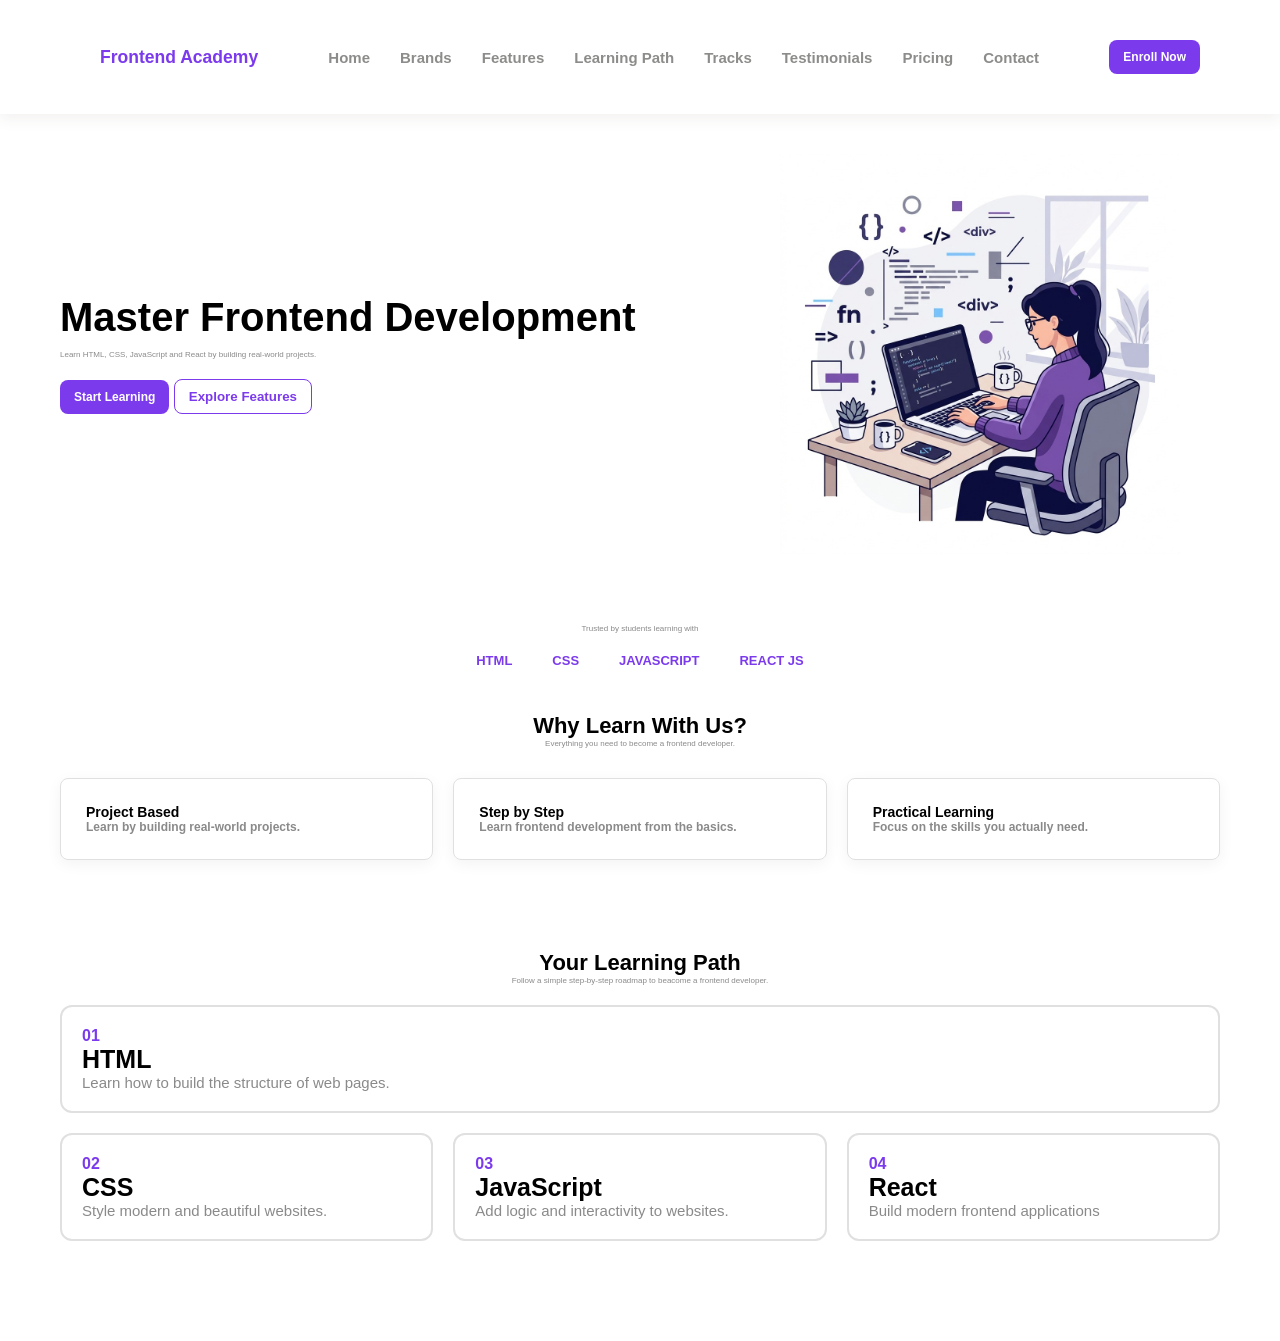
<file: index.html>
<!DOCTYPE html>
<html>
<head>
  <meta charset="UTF-8">
  <meta name="viewport" content="width=device-width, initial-scale=1">
  <title>Frontend Website</title>
  <link rel="stylesheet" href="task8.css">
</head>

<body>
  <header>
    <h3 class="logo">Frontend Academy</h3>
    <nav>
      <a href="#">Home</a>
      <a href="#">Brands</a>
      <a href="#">Features</a>
      <a href="#">Learning Path</a>
      <a href="#">Tracks</a>
      <a href="#">Testimonials</a>
      <a href="#">Pricing</a>
      <a href="#">Contact</a>
    </nav>
    <button class="first-btn">Enroll Now</button>
  </header>
  
  <main>
    <hero>
      <div class="hero-content">
        <h1>Master Frontend Development</h1>
        <p>Learn HTML, CSS, JavaScript and React by building real-world projects.</p>
        <button class="first-btn">Start Learning</button>
        <button class="second-btn">Explore Features</button>
      </div>
      <img src="Image8.JPG" alt="Programming Photo">
    </hero>
    
    <section class="languages">
      <p>Trusted by students learning with</p>
      <div class="lang-list">
        <span>html</span>
        <span>css</span>
        <span>javascript</span>
        <span>react js</span>
      </div>
    </section>
    
    <section class="features">
      <h2>Why Learn With Us?</h2>
      <p class="features-description">Everything you need to become a frontend developer.</p>
      <div class="features-list">
        <div class="feature-card">
          <h4>Project Based</h4>
          <p>Learn by building real-world projects.</p>
        </div>
        <div class="feature-card">
          <h4>Step by Step</h4>
          <p>Learn frontend development from the basics.</p>
        </div>
        <div class="feature-card">
          <h4>Practical Learning</h4>
          <p>Focus on the skills you actually need.</p>
        </div>
      </div>
    </section>
    
    <section class="learning-path">
      <h2>Your Learning Path</h2>
      <p class="path-description">Follow a simple step-by-step roadmap to beacome a frontend developer.</p>
      <div class="path-container">
        <div class="path-card">
          <span>01</span>
          <h4 class="language">HTML</h4>
          <p>Learn how to build the structure of web pages.</p>
        </div>
        <div class="path-card">
          <span>02</span>
          <h4 class="language">
            CSS</h4>
            <p>Style modern and beautiful websites.</p>
        </div>
        <div class="path-card">
          <span>03</span>
          <h4 class="language">
            JavaScript</h4>
            <p>Add logic and interactivity to websites.</p>
        </div>
        <div class="path-card">
          <span>04</span>
          <h4 class="language">
            React</h4>
            <p>Build modern frontend applications</p>
        </div>
      </div>
    </section>
  </main>
</body>
</html>
</file>
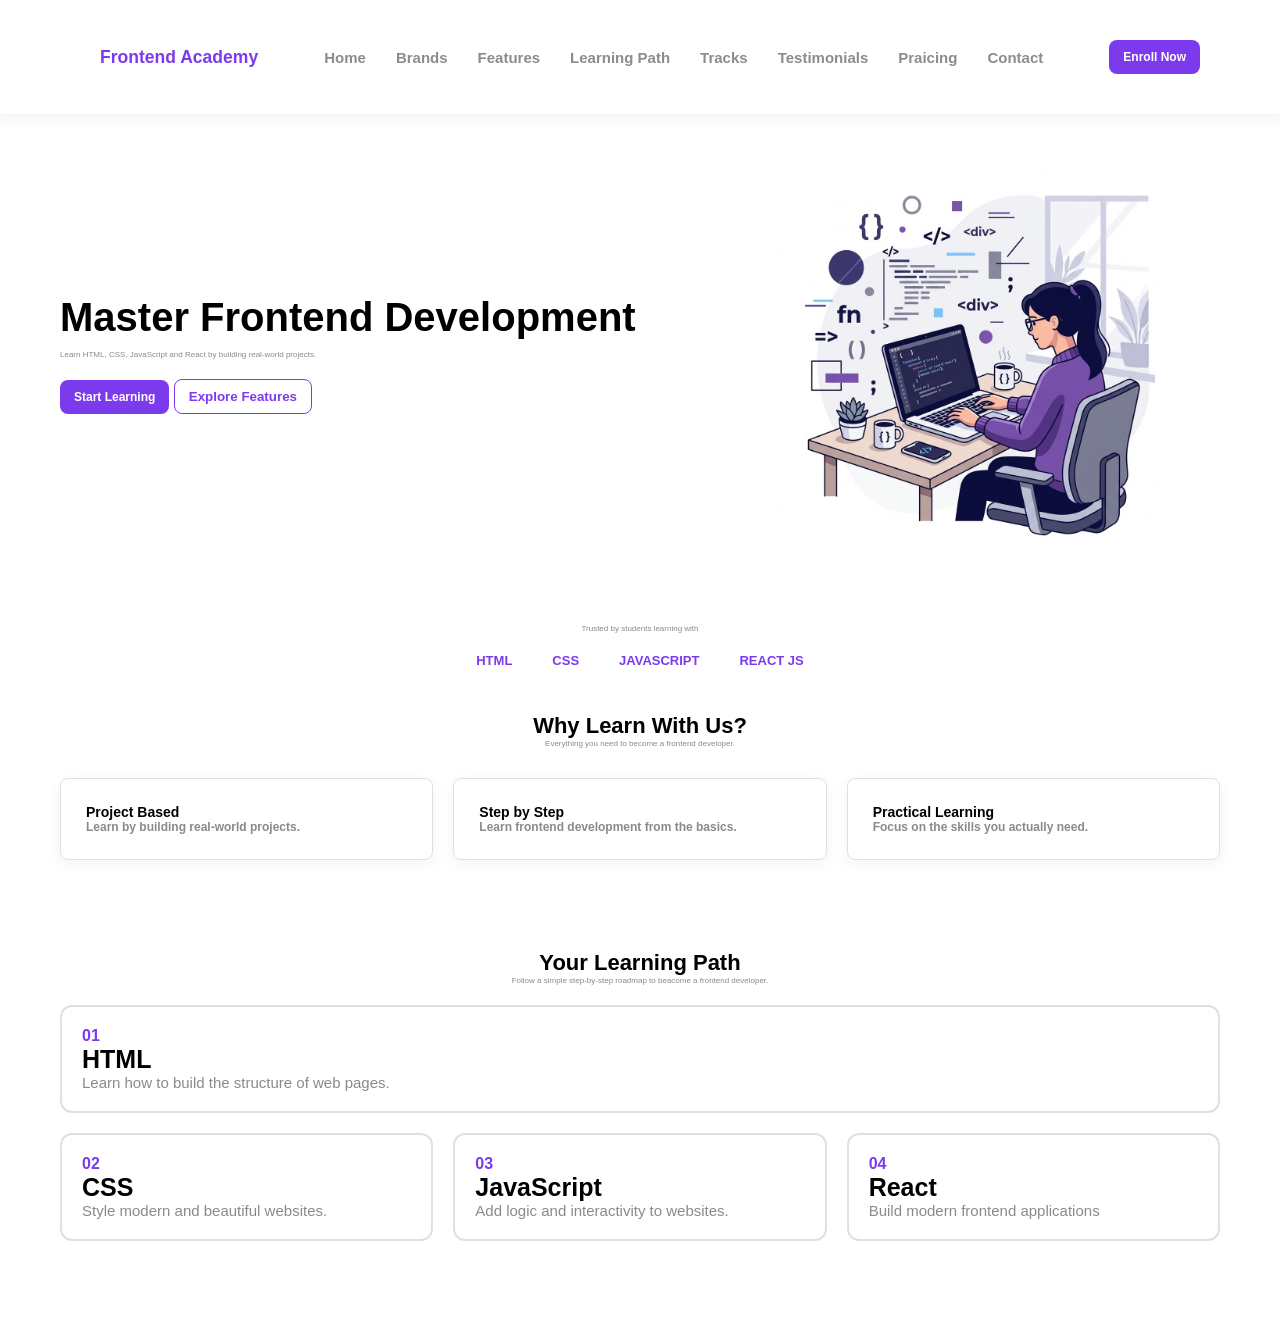
<file: task8.html>
<!DOCTYPE html>
<html>
<head>
  <meta charset="UTF-8">
  <meta name="viewport" content="width=device-width, initial-scale=1">
  <title>Frontend Website</title>
  <link rel="stylesheet" href="task8.css">
</head>

<body>
  <header>
    <h3 class="logo">Frontend Academy</h3>
    <nav>
      <a href="#">Home</a>
      <a href="#">Brands</a>
      <a href="#">Features</a>
      <a href="#">Learning Path</a>
      <a href="#">Tracks</a>
      <a href="#">Testimonials</a>
      <a href="#">Praicing</a>
      <a href="#">Contact</a>
    </nav>
    <button class="first-btn">Enroll Now</button>
  </header>
  
  <main>
    <hero>
      <div class="hero-content">
        <h1>Master Frontend Development</h1>
        <p>Learn HTML, CSS, JavaScript and React by building real-world projects.</p>
        <button class="first-btn">Start Learning</button>
        <button class="second-btn">Explore Features</button>
      </div>
      <img src="Image8.JPG" alt="Programming Photo">
    </hero>
    
    <section class="languages">
      <p>Trusted by students learning with</p>
      <div class="lang-list">
        <span>html</span>
        <span>css</span>
        <span>javascript</span>
        <span>react js</span>
      </div>
    </section>
    
    <section class="features">
      <h2>Why Learn With Us?</h2>
      <p class="features-description">Everything you need to become a frontend developer.</p>
      <div class="features-list">
        <div class="feature-card">
          <h4>Project Based</h4>
          <p>Learn by building real-world projects.</p>
        </div>
        <div class="feature-card">
          <h4>Step by Step</h4>
          <p>Learn frontend development from the basics.</p>
        </div>
        <div class="feature-card">
          <h4>Practical Learning</h4>
          <p>Focus on the skills you actually need.</p>
        </div>
      </div>
    </section>
    
    <section class="learning-path">
      <h2>Your Learning Path</h2>
      <p class="path-description">Follow a simple step-by-step roadmap to beacome a frontend developer.</p>
      <div class="path-container">
        <div class="path-card">
          <span>01</span>
          <h4 class="language">HTML</h4>
          <p>Learn how to build the structure of web pages.</p>
        </div>
        <div class="path-card">
          <span>02</span>
          <h4 class="language">
            CSS</h4>
            <p>Style modern and beautiful websites.</p>
        </div>
        <div class="path-card">
          <span>03</span>
          <h4 class="language">
            JavaScript</h4>
            <p>Add logic and interactivity to websites.</p>
        </div>
        <div class="path-card">
          <span>04</span>
          <h4 class="language">
            React</h4>
            <p>Build modern frontend applications</p>
        </div>
      </div>
    </section>
  </main>
</body>
</html>
</file>
<file: task8.css>
* {
  margin: 0;
}
body {
  font-family: sans-serif;
}
header {
  color: #fffcfc;
  font-size: 15px;
  display: flex;
  justify-content: space-between;
  align-items: center;
  padding: 40px 80px;
  box-shadow: 0 4px 15px rgba(92, 64, 51, 0.08);
  position: relative;
  z-index: 1;
}
h3 {
  color: #7c3aed;
  font-weight: bolder;
  margin-left: 20px;
}
nav {
  display: flex;
  justify-content: space-between;
  gap: 30px;
}
nav a {
  color: #8C8C8A;
  text-decoration: none;
  font-size: 15px;
  font-weight: bold;
}
.first-btn {
  background-color: #7c3aed;
  color: white;
  border: none;
  border-radius: 8px;
  font-size: 12px;
  font-weight: bold;
  padding: 10px 14px;
  transition: 0.4s;
}
.first-btn:hover {
  background-color: #5B21B6;
  transform: translateY(-4px);
}
hero {
  display: flex;
  align-items: center;
  justify-content: space-between;
  position: relative;
  z-index: 0;
  padding: 40px 60px;
}
h1 {
  font-size: 40px;
  font-weight: bolder;
  margin-bottom: 10px;
}
p {
  color: #8A8A8A;
  font-size: 8px;
  margin-bottom: 20px;
}
.second-btn {
  color: #7c3aed;
  background-color: white;
  border: 1px solid #7c3aed;
  border-radius: 8px;
  padding: 9px 14px;
  font-weight: bold;
  transition: 0.4s;
}
.second-btn:hover {
  background-color: #5B21B6;
  color: white;
  transform: translateY(-4px);
}

img {
  width: 400px;
  margin-right: 40px;
}
.languages {
  text-align: center;
  padding: 30px;
}
.languages {
  font-size: 13px;
}
.lang-list{
  display: flex;
  justify-content: center;
  gap: 40px;
  margin-bottom: 15px;
}
span {
  text-transform: uppercase;
  font-weight: bolder;
}

.features {
  text-align: center;
}
h2 {
  font-size: 22px;
  font-weight: bolder;
}
.features-list {
  display: flex;
  justify-content: center;
  justify-content: space-between;
  gap: 20px;
  padding: 10px 60px 80px;
}
.feature-card {
  flex: 1;
  border: 1px solid #e0e0e0;
  border-radius: 8px;
  box-shadow: 0 4px 15px rgba(0, 0, 0, 0.05);
  text-align: left;
  transition: 0.4s;
}
.feature-card {
  padding: 25px;
  font-size: 14px;
  font-weight: bold;
}
.feature-card p {
  font-size: 12px;
  margin-bottom: 0;
}
.feature-card:hover {
  border: 2px solid #7c3aed;
  transform: translate(0,-10px); 
}

.learning-path {
  text-align: center;
  padding: 10px 60px 100px;
}

.path-container {
  display: grid;
  grid-template-columns: repeat(3, 1fr);
  gap: 20px
}

span {
  color: #7c3aed;
  
}

.path-card {
  padding: 20px;
  border: 2px solid #e0e0e0;
  border-radius: 12px;
  text-align: left;
}

.path-card h4 {
  font-size: 25px;
}

.path-card p {
  font-size: 15px;
  margin-bottom: 0;
}

.path-card:first-child {
  grid-column: span 3;
}
</file>
